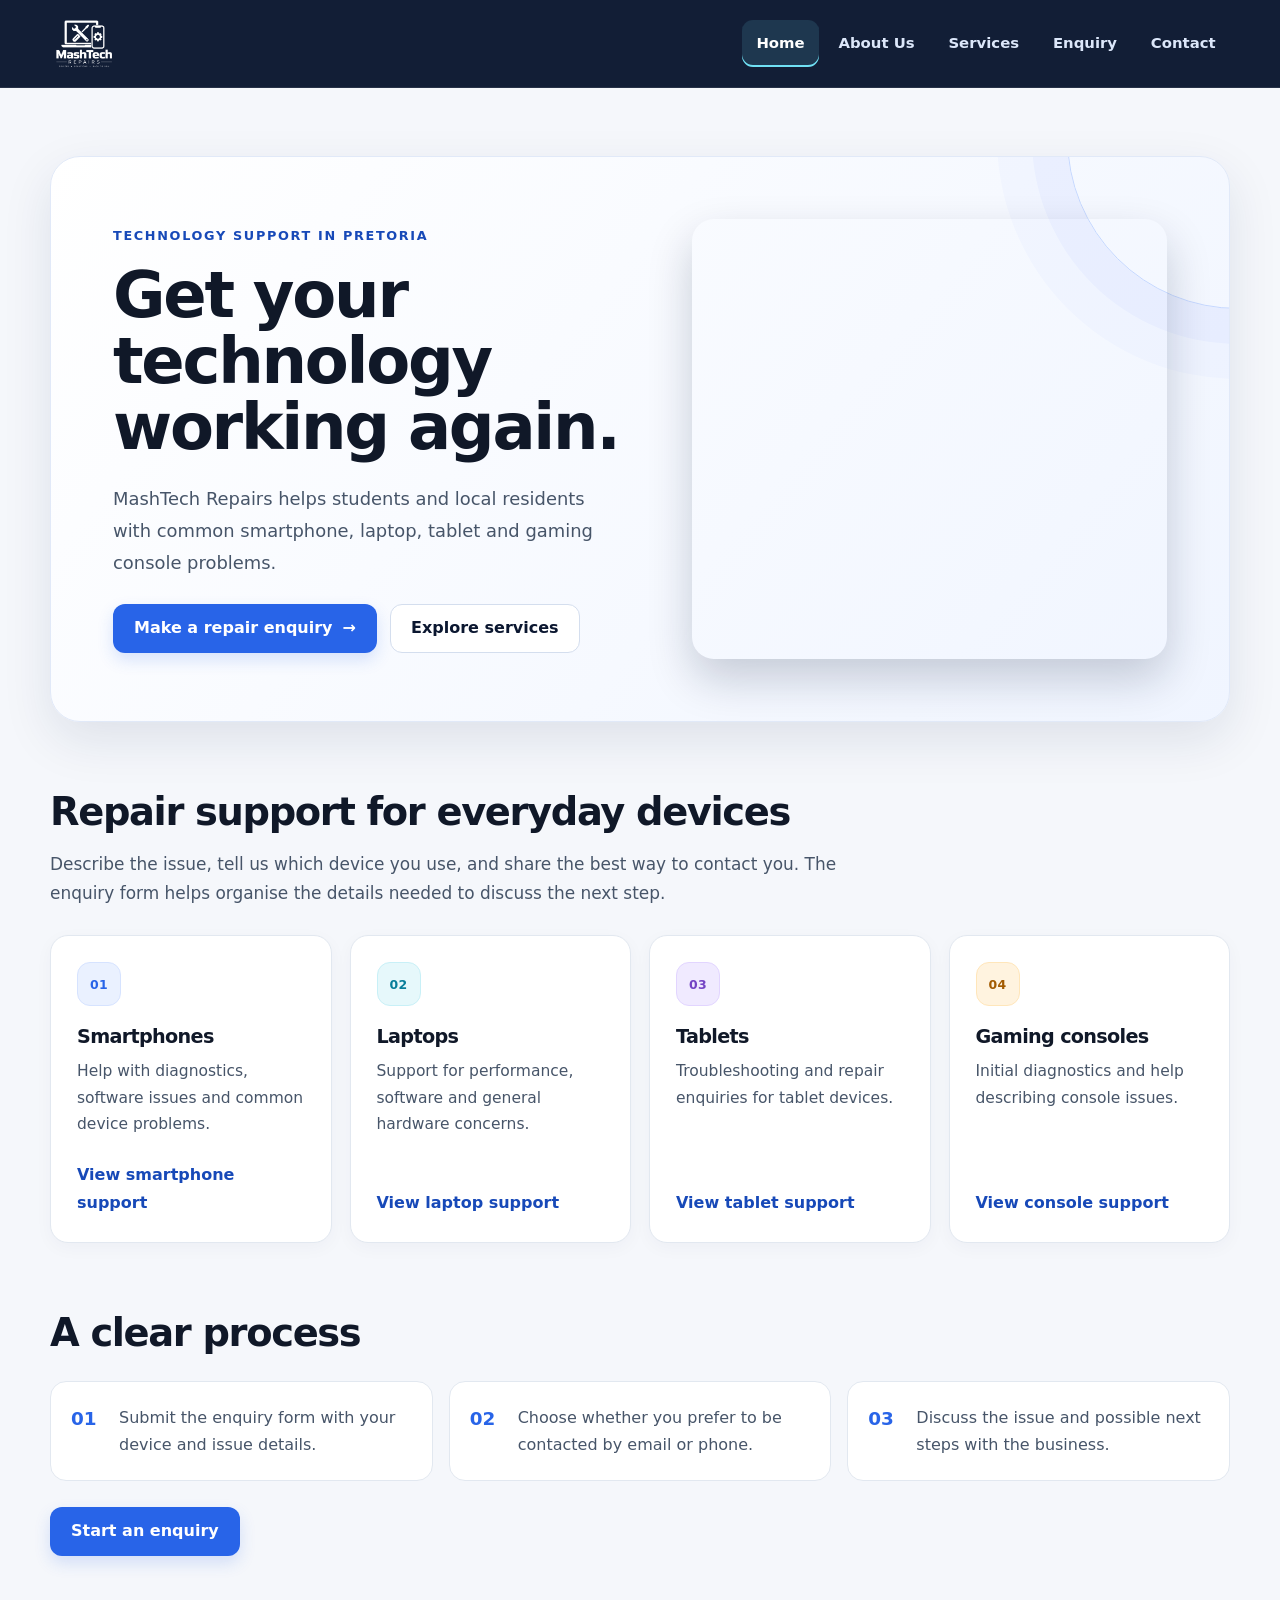
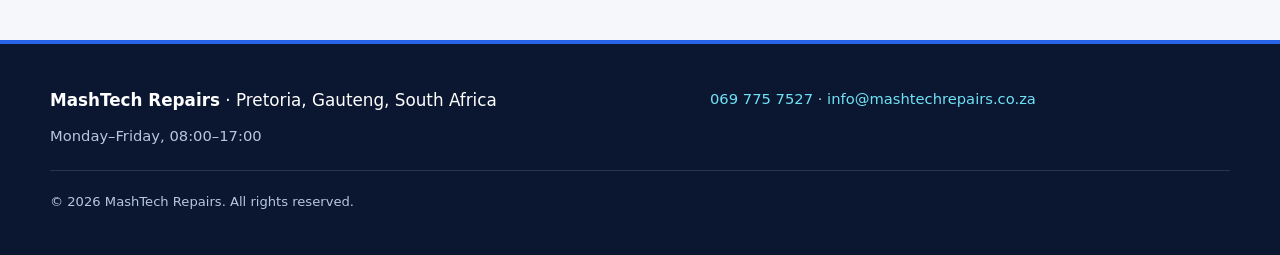
<file: index.html>
<!DOCTYPE html>

<html lang="en-ZA">
<head>
<meta charset="utf-8"/>
<meta content="width=device-width, initial-scale=1" name="viewport"/>
<title>MashTech Repairs | Device Repairs in Pretoria</title>
<meta content="MashTech Repairs offers local smartphone, laptop, tablet and gaming console diagnostics and repair enquiries in Pretoria, Gauteng." name="description"/>
<meta content="technology repairs Pretoria, smartphone repairs, laptop repairs, tablet repairs, gaming console diagnostics" name="keywords"/>
<meta content="website" property="og:type"/>
<meta content="MashTech Repairs | Device Repairs in Pretoria" property="og:title"/>
<meta content="MashTech Repairs offers local smartphone, laptop, tablet and gaming console diagnostics and repair enquiries in Pretoria, Gauteng." property="og:description"/>
<meta content="index,follow" name="robots"/>
<meta content="#0b1f3a" name="theme-color"/>
<link href="css_assets/site.css" rel="stylesheet"/>
</head>
<body>
<a class="skip-link" href="#main-content">Skip to main content</a>
<header>
<a aria-label="MashTech Repairs home" class="logo-link" href="index.html"><img alt="MashTech Repairs" decoding="async" height="500" src="_images/page/mashtech-transparent-logo.png" width="500"/></a>
<button aria-controls="primary-navigation" aria-expanded="false" class="menu-toggle" type="button">Menu <span aria-hidden="true">☰</span></button>
<nav aria-label="Main navigation" id="primary-navigation">
<a aria-current="page" href="index.html">Home</a>
<a href="about.html">About Us</a>
<a href="services.html">Services</a>
<a href="enquiry.html">Enquiry</a>
<a href="contact.html">Contact</a>
</nav>
</header>
<main id="main-content">
<section class="hero-grid">
<div><p class="muted">Technology support in Pretoria</p><h1>Get your technology working again.</h1><p>MashTech Repairs helps students and local residents with common smartphone, laptop, tablet and gaming console problems.</p><a class="button" href="enquiry.html">Make a repair enquiry <span aria-hidden="true">→</span></a> <a class="button button-secondary" href="services.html">Explore services</a></div>
<picture><source media="(max-width:600px)" srcset="_images/page/homepage-repair-480.jpg"/><source media="(max-width:1023px)" srcset="_images/page/homepage-repair-960.jpg"/><img alt="Laptop, smartphone and repair tools" decoding="async" height="1080" sizes="(max-width:760px) 92vw, 44vw" src="_images/page/homepage-repair-1920.jpg" srcset="_images/page/homepage-repair-480.jpg 480w, _images/page/homepage-repair-960.jpg 960w, _images/page/homepage-repair-1920.jpg 1920w" width="1920"/></picture>
</section>
<section><h2>Repair support for everyday devices</h2><p>Describe the issue, tell us which device you use, and share the best way to contact you. The enquiry form helps organise the details needed to discuss the next step.</p><div class="card-grid">
<article class="service-card"><h3>Smartphones</h3><p>Help with diagnostics, software issues and common device problems.</p><a href="services.html#smartphones">View smartphone support</a></article>
<article class="service-card"><h3>Laptops</h3><p>Support for performance, software and general hardware concerns.</p><a href="services.html#laptops">View laptop support</a></article>
<article class="service-card"><h3>Tablets</h3><p>Troubleshooting and repair enquiries for tablet devices.</p><a href="services.html#tablets">View tablet support</a></article>
<article class="service-card"><h3>Gaming consoles</h3><p>Initial diagnostics and help describing console issues.</p><a href="services.html#consoles">View console support</a></article>
</div></section>
<section><h2>A clear process</h2><ol><li>Submit the enquiry form with your device and issue details.</li><li>Choose whether you prefer to be contacted by email or phone.</li><li>Discuss the issue and possible next steps with the business.</li></ol><a class="button" href="enquiry.html">Start an enquiry</a></section>
</main>
<footer>
<p><strong>MashTech Repairs</strong> · Pretoria, Gauteng, South Africa</p>
<p><a href="tel:+27697757527">069 775 7527</a> · <a href="mailto:info@mashtechrepairs.co.za">info@mashtechrepairs.co.za</a></p>
<p>Monday–Friday, 08:00–17:00</p>
<p>© <span data-current-year="">2026</span> MashTech Repairs. All rights reserved.</p>
</footer>
<script defer="" src="js_assets/subpages.js"></script>
</body>
</html>
</file>
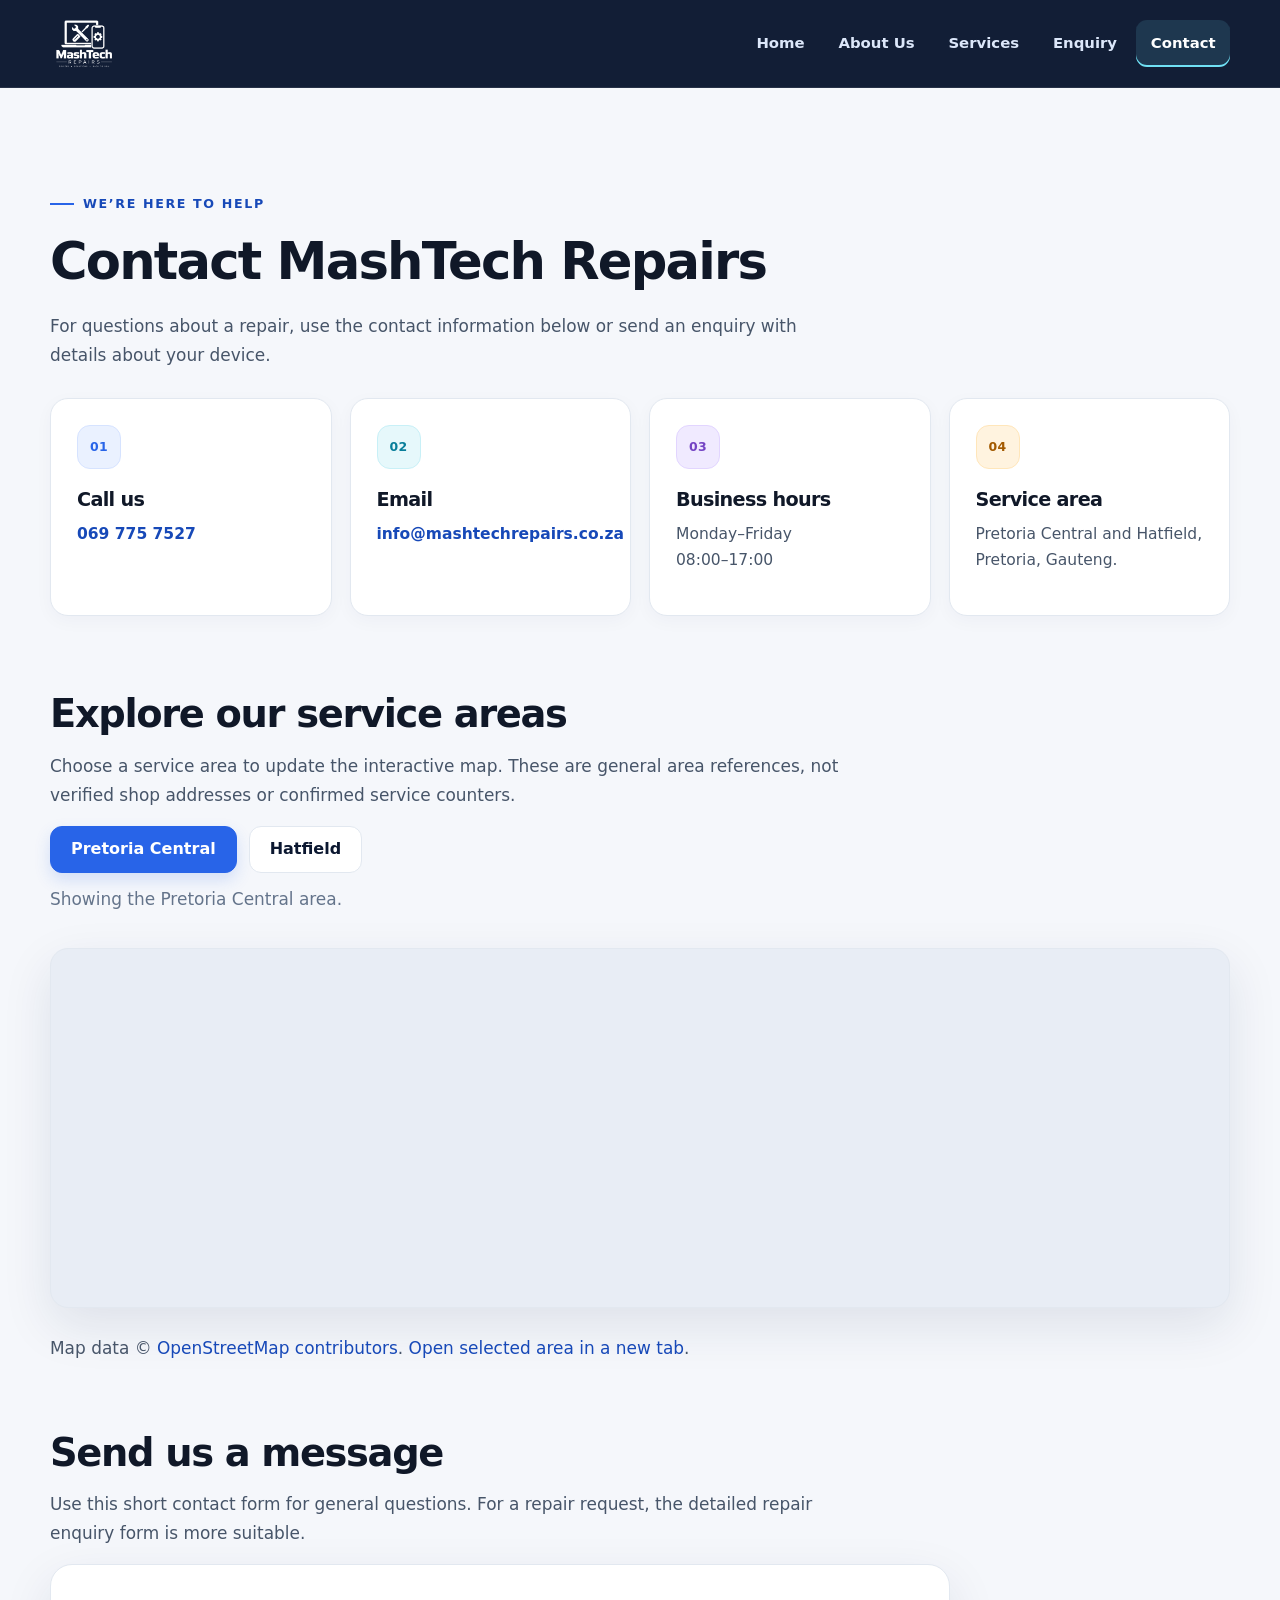
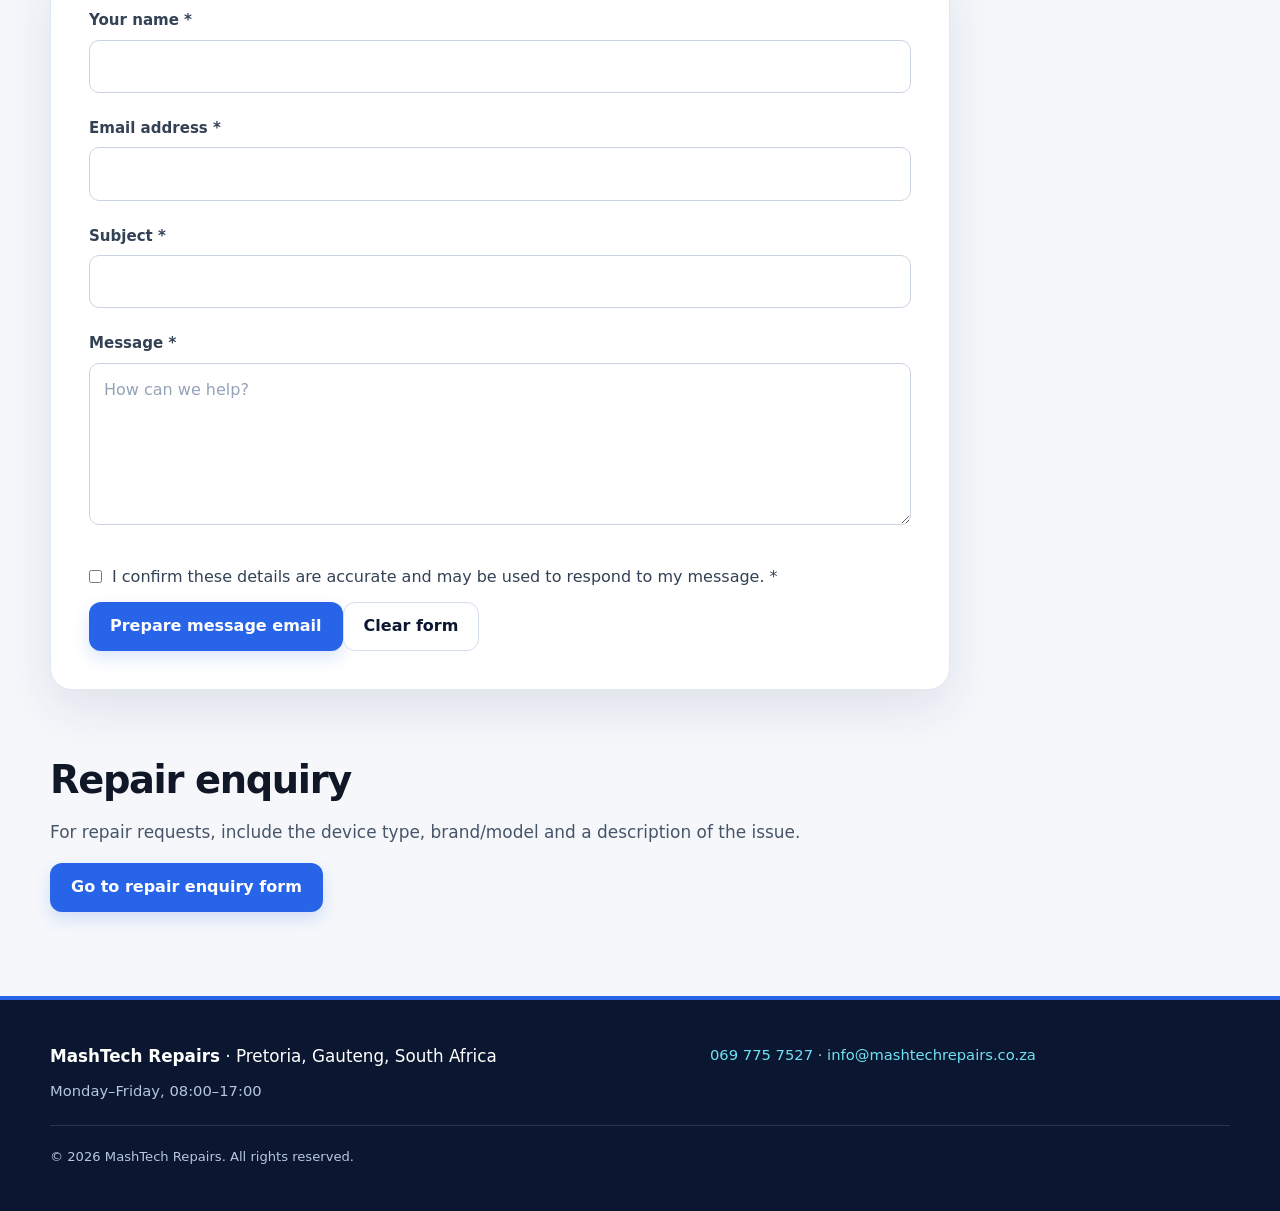
<file: contact.html>
<!DOCTYPE html>

<html lang="en-ZA">
<head>
<meta charset="utf-8"/>
<meta content="width=device-width, initial-scale=1" name="viewport"/>
<title>Contact MashTech Repairs | Pretoria</title>
<meta content="Contact MashTech Repairs in Pretoria, Gauteng by phone, email or the online repair enquiry form." name="description"/>
<meta content="technology repairs Pretoria, smartphone repairs, laptop repairs, tablet repairs, gaming console diagnostics" name="keywords"/>
<meta content="website" property="og:type"/>
<meta content="Contact MashTech Repairs | Pretoria" property="og:title"/>
<meta content="Contact MashTech Repairs in Pretoria, Gauteng by phone, email or the online repair enquiry form." property="og:description"/>
<meta content="index,follow" name="robots"/>
<meta content="#0b1f3a" name="theme-color"/>
<link href="css_assets/site.css" rel="stylesheet"/>
</head>
<body>
<a class="skip-link" href="#main-content">Skip to main content</a>
<header>
<a aria-label="MashTech Repairs home" class="logo-link" href="index.html"><img alt="MashTech Repairs" decoding="async" height="500" src="_images/page/mashtech-transparent-logo.png" width="500"/></a>
<button aria-controls="primary-navigation" aria-expanded="false" class="menu-toggle" type="button">Menu <span aria-hidden="true">☰</span></button>
<nav aria-label="Main navigation" id="primary-navigation">
<a href="index.html">Home</a>
<a href="about.html">About Us</a>
<a href="services.html">Services</a>
<a href="enquiry.html">Enquiry</a>
<a aria-current="page" href="contact.html">Contact</a>
</nav>
</header>
<main id="main-content">
<section><p class="eyebrow">We’re here to help</p><h1>Contact MashTech Repairs</h1><p>For questions about a repair, use the contact information below or send an enquiry with details about your device.</p><div class="card-grid"><article class="service-card"><h2>Call us</h2><p><a href="tel:+27697757527">069 775 7527</a></p></article><article class="service-card"><h2>Email</h2><p><a href="mailto:info@mashtechrepairs.co.za">info@mashtechrepairs.co.za</a></p></article><article class="service-card"><h2>Business hours</h2><p>Monday–Friday<br/>08:00–17:00</p></article><article class="service-card"><h2>Service area</h2><p>Pretoria Central and Hatfield, Pretoria, Gauteng.</p></article></div></section>
<section id="service-area-map"><h2>Explore our service areas</h2><p>Choose a service area to update the interactive map. These are general area references, not verified shop addresses or confirmed service counters.</p><div aria-label="Choose a service area" class="search-tools map-location-controls" role="group"><button aria-pressed="true" class="button map-location-button" data-map-location="central" type="button">Pretoria Central</button><button aria-pressed="false" class="button-secondary map-location-button" data-map-location="hatfield" type="button">Hatfield</button></div><p aria-live="polite" class="muted" id="map-location-description">Showing the Pretoria Central area.</p><iframe class="map-frame" id="service-area-map-frame" loading="lazy" referrerpolicy="no-referrer-when-downgrade" src="https://www.openstreetmap.org/export/embed.html?bbox=28.180%2C-25.765%2C28.235%2C-25.725&amp;layer=mapnik&amp;marker=-25.745%2C28.207" title="Interactive map of Pretoria Central, Pretoria, South Africa"></iframe><p>Map data © <a href="https://www.openstreetmap.org/copyright" rel="noopener noreferrer" target="_blank">OpenStreetMap contributors</a>. <a href="https://www.openstreetmap.org/?mlat=-25.745&amp;mlon=28.207#map=14/-25.745/28.207" id="open-service-area-map" rel="noopener noreferrer" target="_blank">Open selected area in a new tab</a>.</p></section>
<section><h2>Send us a message</h2><p>Use this short contact form for general questions. For a repair request, the detailed repair enquiry form is more suitable.</p><form action="mailto:info@mashtechrepairs.co.za" enctype="text/plain" id="contact-form" method="post" novalidate=""><label for="contact-name">Your name *</label><input autocomplete="name" id="contact-name" minlength="2" name="contactName" required=""/><label for="contact-email">Email address *</label><input autocomplete="email" id="contact-email" name="contactEmail" required="" type="email"/><label for="contact-subject">Subject *</label><input id="contact-subject" maxlength="100" minlength="3" name="contactSubject" required=""/><label for="contact-message">Message *</label><textarea id="contact-message" maxlength="1500" minlength="10" name="contactMessage" placeholder="How can we help?" required="" rows="5"></textarea><label class="choice-label"><input name="contactConsent" required="" type="checkbox"/> I confirm these details are accurate and may be used to respond to my message. *</label><button type="submit">Prepare message email</button><button class="button-secondary" type="reset">Clear form</button><div aria-live="polite" class="form-status" hidden="" id="contact-form-status" role="status"></div></form></section><section><h2>Repair enquiry</h2><p>For repair requests, include the device type, brand/model and a description of the issue.</p><a class="button" href="enquiry.html">Go to repair enquiry form</a></section>
</main>
<footer>
<p><strong>MashTech Repairs</strong> · Pretoria, Gauteng, South Africa</p>
<p><a href="tel:+27697757527">069 775 7527</a> · <a href="mailto:info@mashtechrepairs.co.za">info@mashtechrepairs.co.za</a></p>
<p>Monday–Friday, 08:00–17:00</p>
<p>© <span data-current-year="">2026</span> MashTech Repairs. All rights reserved.</p>
</footer>
<script defer="" src="js_assets/subpages.js"></script>
</body>
</html>
</file>
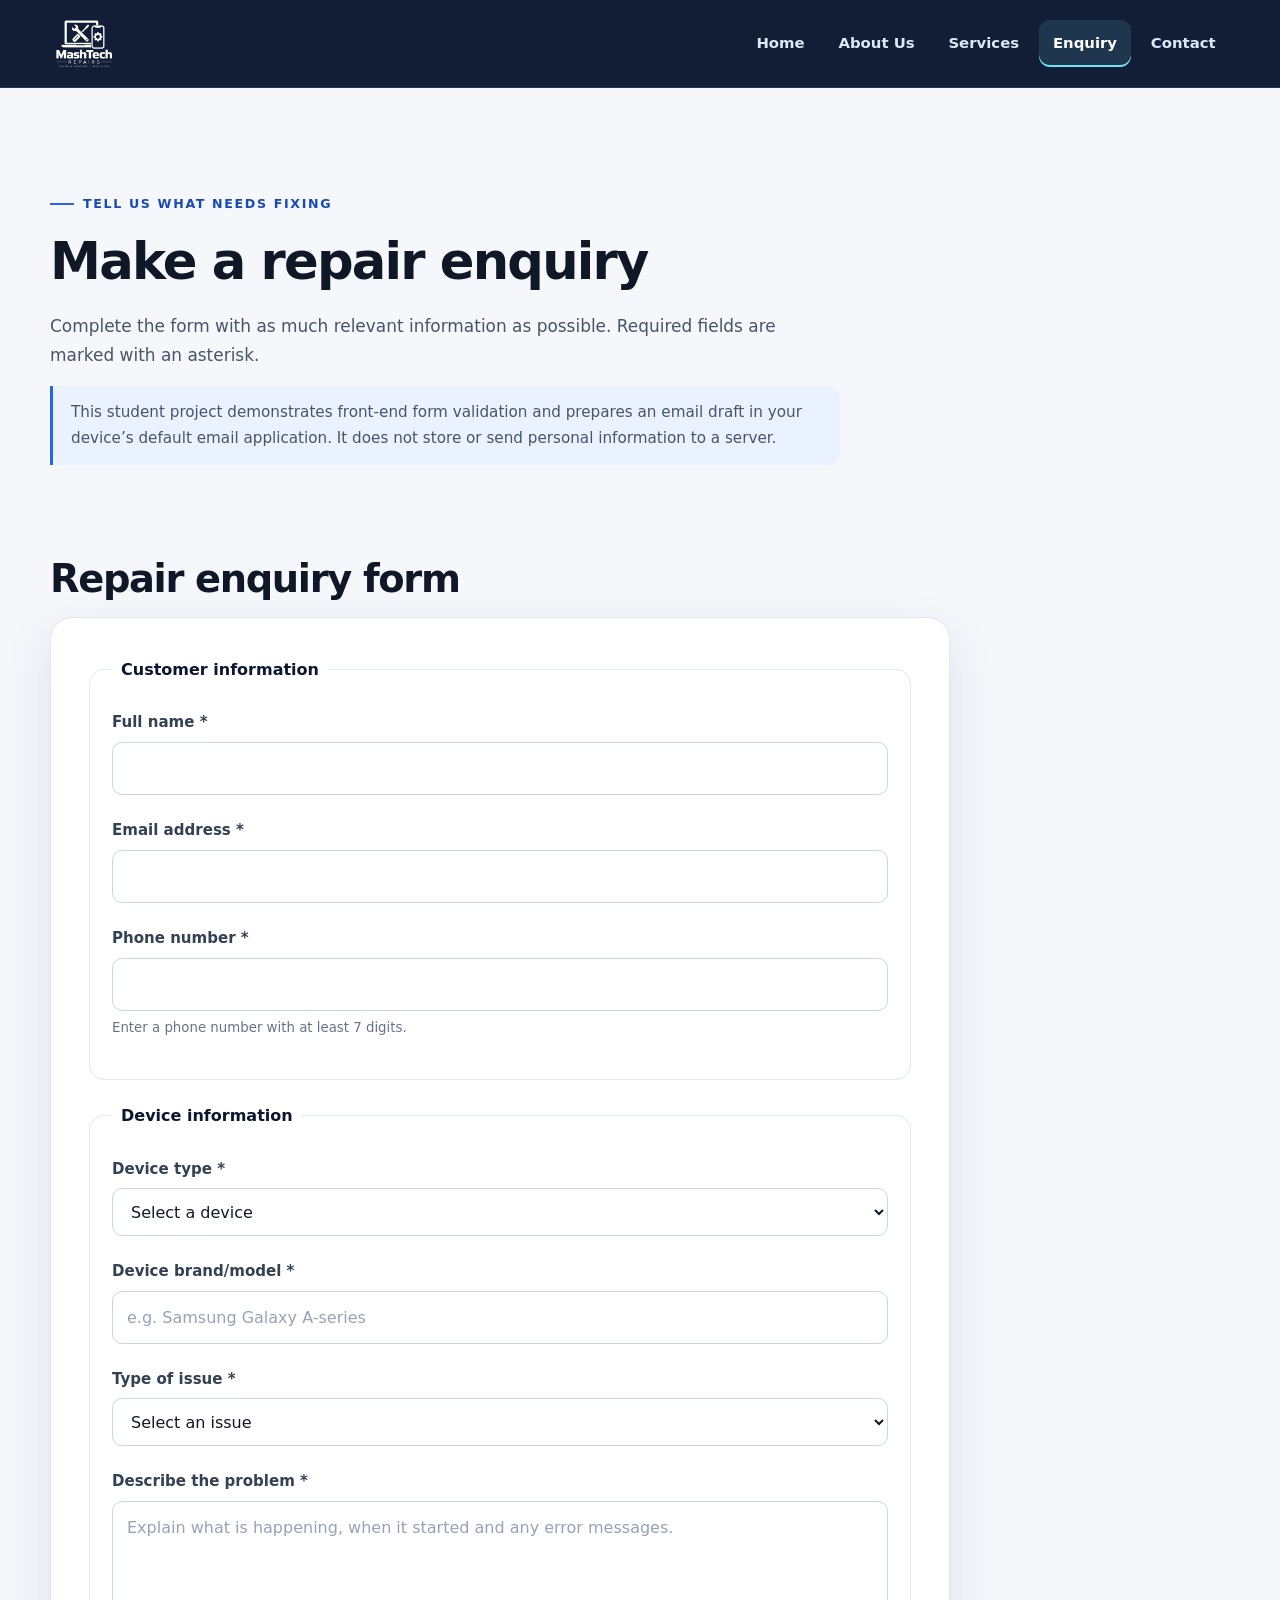
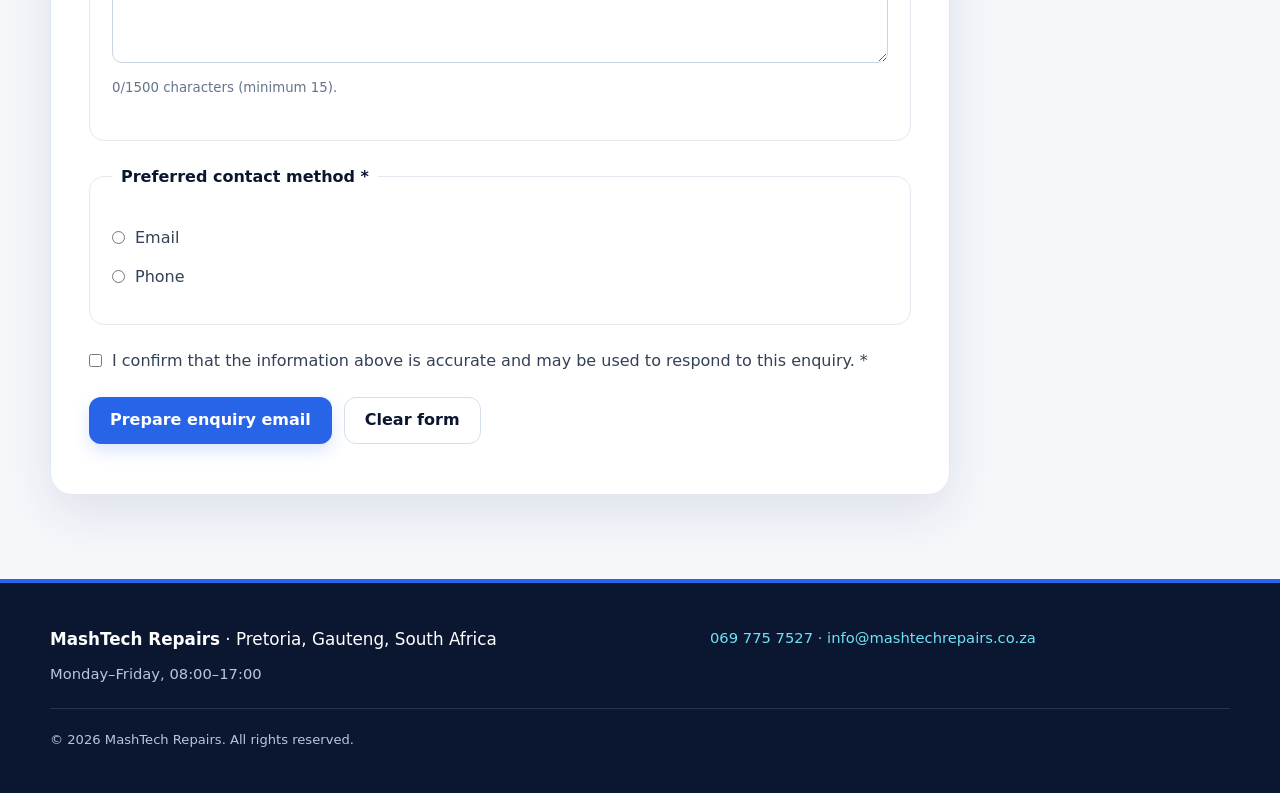
<file: enquiry.html>
<!DOCTYPE html>

<html lang="en-ZA">
<head>
<meta charset="utf-8"/>
<meta content="width=device-width, initial-scale=1" name="viewport"/>
<title>Repair Enquiry | MashTech Repairs</title>
<meta content="Submit a repair enquiry to MashTech Repairs. Provide contact details, device information and a description of the issue." name="description"/>
<meta content="technology repairs Pretoria, smartphone repairs, laptop repairs, tablet repairs, gaming console diagnostics" name="keywords"/>
<meta content="website" property="og:type"/>
<meta content="Repair Enquiry | MashTech Repairs" property="og:title"/>
<meta content="Submit a repair enquiry to MashTech Repairs. Provide contact details, device information and a description of the issue." property="og:description"/>
<meta content="index,follow" name="robots"/>
<meta content="#0b1f3a" name="theme-color"/>
<link href="css_assets/site.css" rel="stylesheet"/>
</head>
<body>
<a class="skip-link" href="#main-content">Skip to main content</a>
<header>
<a aria-label="MashTech Repairs home" class="logo-link" href="index.html"><img alt="MashTech Repairs" decoding="async" height="500" src="_images/page/mashtech-transparent-logo.png" width="500"/></a>
<button aria-controls="primary-navigation" aria-expanded="false" class="menu-toggle" type="button">Menu <span aria-hidden="true">☰</span></button>
<nav aria-label="Main navigation" id="primary-navigation">
<a href="index.html">Home</a>
<a href="about.html">About Us</a>
<a href="services.html">Services</a>
<a aria-current="page" href="enquiry.html">Enquiry</a>
<a href="contact.html">Contact</a>
</nav>
</header>
<main id="main-content">
<section><p class="eyebrow">Tell us what needs fixing</p><h1>Make a repair enquiry</h1><p>Complete the form with as much relevant information as possible. Required fields are marked with an asterisk.</p><p class="form-note">This student project demonstrates front-end form validation and prepares an email draft in your device’s default email application. It does not store or send personal information to a server.</p></section>
<section><h2>Repair enquiry form</h2><form action="mailto:info@mashtechrepairs.co.za" enctype="text/plain" id="repair-enquiry-form" method="post" novalidate="">
<fieldset><legend>Customer information</legend><label for="full-name">Full name *</label><input autocomplete="name" id="full-name" minlength="2" name="fullName" required=""/><label for="email">Email address *</label><input autocomplete="email" id="email" name="email" required="" type="email"/><label for="phone">Phone number *</label><input aria-describedby="phone-help" autocomplete="tel" id="phone" inputmode="tel" name="phone" pattern="[0-9+() .-]{7,20}" required="" type="tel"/><small class="muted" id="phone-help">Enter a phone number with at least 7 digits.</small></fieldset>
<fieldset><legend>Device information</legend><label for="device-type">Device type *</label><select id="device-type" name="deviceType" required=""><option value="">Select a device</option><option value="smartphone">Smartphone</option><option value="laptop">Laptop</option><option value="tablet">Tablet</option><option value="gaming-console">Gaming console</option><option value="other">Other</option></select><label for="device-brand">Device brand/model *</label><input id="device-brand" minlength="2" name="deviceBrand" placeholder="e.g. Samsung Galaxy A-series" required=""/><label for="repair-type">Type of issue *</label><select id="repair-type" name="repairType" required=""><option value="">Select an issue</option><option>Diagnostics</option><option>Software troubleshooting</option><option>Hardware concern</option><option>Performance problem</option><option>Screen or display</option><option>Other</option></select><label for="problem">Describe the problem *</label><textarea id="problem" maxlength="1500" minlength="15" name="problem" placeholder="Explain what is happening, when it started and any error messages." required="" rows="5"></textarea><small class="muted"><span id="problem-count">0</span>/1500 characters (minimum 15).</small></fieldset>
<fieldset><legend>Preferred contact method *</legend><label class="choice-label"><input name="contactMethod" required="" type="radio" value="Email"/> Email</label><label class="choice-label"><input name="contactMethod" type="radio" value="Phone"/> Phone</label></fieldset>
<label class="choice-label"><input id="privacy-consent" required="" type="checkbox"/> I confirm that the information above is accurate and may be used to respond to this enquiry. *</label>
<div class="search-tools"><button type="submit">Prepare enquiry email</button><button class="button-secondary" type="reset">Clear form</button></div>
<div aria-live="polite" class="form-status" hidden="" id="form-status" role="status"></div>
<div aria-live="polite" class="form-status enquiry-response" hidden="" id="enquiry-response" role="status"></div>
</form></section>
</main>
<footer>
<p><strong>MashTech Repairs</strong> · Pretoria, Gauteng, South Africa</p>
<p><a href="tel:+27697757527">069 775 7527</a> · <a href="mailto:info@mashtechrepairs.co.za">info@mashtechrepairs.co.za</a></p>
<p>Monday–Friday, 08:00–17:00</p>
<p>© <span data-current-year="">2026</span> MashTech Repairs. All rights reserved.</p>
</footer>
<script defer="" src="js_assets/subpages.js"></script>
</body>
</html>
</file>
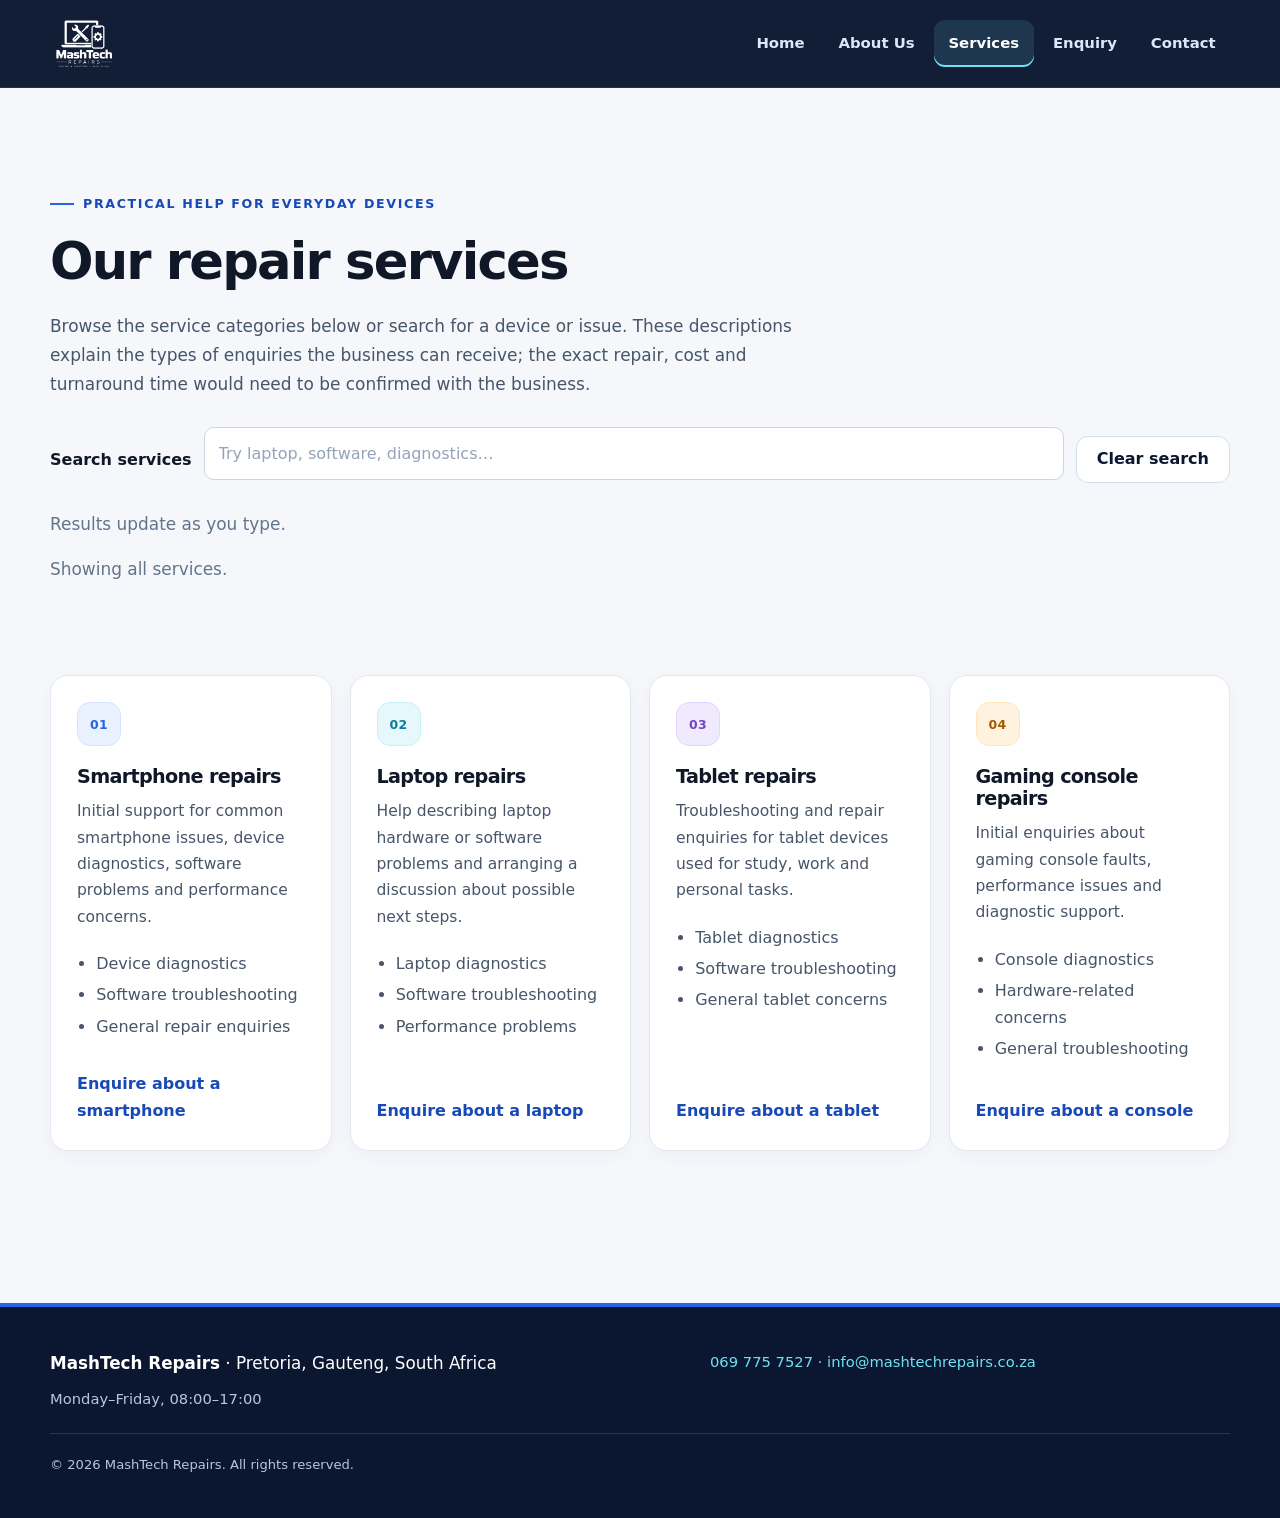
<file: services.html>
<!DOCTYPE html>

<html lang="en-ZA">
<head>
<meta charset="utf-8"/>
<meta content="width=device-width, initial-scale=1" name="viewport"/>
<title>Repair Services | MashTech Repairs Pretoria</title>
<meta content="Explore MashTech Repairs support for smartphones, laptops, tablets and gaming consoles in Pretoria. Search services by device or problem." name="description"/>
<meta content="technology repairs Pretoria, smartphone repairs, laptop repairs, tablet repairs, gaming console diagnostics" name="keywords"/>
<meta content="website" property="og:type"/>
<meta content="Repair Services | MashTech Repairs Pretoria" property="og:title"/>
<meta content="Explore MashTech Repairs support for smartphones, laptops, tablets and gaming consoles in Pretoria. Search services by device or problem." property="og:description"/>
<meta content="index,follow" name="robots"/>
<meta content="#0b1f3a" name="theme-color"/>
<link href="css_assets/site.css" rel="stylesheet"/>
</head>
<body>
<a class="skip-link" href="#main-content">Skip to main content</a>
<header>
<a aria-label="MashTech Repairs home" class="logo-link" href="index.html"><img alt="MashTech Repairs" decoding="async" height="500" src="_images/page/mashtech-transparent-logo.png" width="500"/></a>
<button aria-controls="primary-navigation" aria-expanded="false" class="menu-toggle" type="button">Menu <span aria-hidden="true">☰</span></button>
<nav aria-label="Main navigation" id="primary-navigation">
<a href="index.html">Home</a>
<a href="about.html">About Us</a>
<a aria-current="page" href="services.html">Services</a>
<a href="enquiry.html">Enquiry</a>
<a href="contact.html">Contact</a>
</nav>
</header>
<main id="main-content">
<section><p class="eyebrow">Practical help for everyday devices</p><h1>Our repair services</h1><p>Browse the service categories below or search for a device or issue. These descriptions explain the types of enquiries the business can receive; the exact repair, cost and turnaround time would need to be confirmed with the business.</p><div class="search-tools"><label for="service-search">Search services</label><input aria-describedby="search-help" id="service-search" placeholder="Try laptop, software, diagnostics…" type="search"/><button class="button-secondary" id="clear-service-search" type="button">Clear search</button></div><p class="muted" id="search-help">Results update as you type.</p><p aria-live="polite" class="muted" id="service-results">Showing all services.</p></section>
<section class="card-grid" id="service-list">
<article class="service-card" data-search="smartphone phone mobile diagnostics software screen performance" data-service-card="" id="smartphones"><h2>Smartphone repairs</h2><p>Initial support for common smartphone issues, device diagnostics, software problems and performance concerns.</p><ul><li>Device diagnostics</li><li>Software troubleshooting</li><li>General repair enquiries</li></ul><a href="enquiry.html?device=smartphone">Enquire about a smartphone</a></article>
<article class="service-card" data-search="laptop notebook computer hardware software diagnostics slow performance" data-service-card="" id="laptops"><h2>Laptop repairs</h2><p>Help describing laptop hardware or software problems and arranging a discussion about possible next steps.</p><ul><li>Laptop diagnostics</li><li>Software troubleshooting</li><li>Performance problems</li></ul><a href="enquiry.html?device=laptop">Enquire about a laptop</a></article>
<article class="service-card" data-search="tablet ipad touch screen mobile diagnostics software" data-service-card="" id="tablets"><h2>Tablet repairs</h2><p>Troubleshooting and repair enquiries for tablet devices used for study, work and personal tasks.</p><ul><li>Tablet diagnostics</li><li>Software troubleshooting</li><li>General tablet concerns</li></ul><a href="enquiry.html?device=tablet">Enquire about a tablet</a></article>
<article class="service-card" data-search="gaming console playstation xbox nintendo game diagnostics hardware software" data-service-card="" id="consoles"><h2>Gaming console repairs</h2><p>Initial enquiries about gaming console faults, performance issues and diagnostic support.</p><ul><li>Console diagnostics</li><li>Hardware-related concerns</li><li>General troubleshooting</li></ul><a href="enquiry.html?device=gaming-console">Enquire about a console</a></article>
</section><section hidden="" id="no-services"><h2>No matching services</h2><p>Try a different search term, such as “laptop”, “software” or “diagnostics”.</p></section>
</main>
<footer>
<p><strong>MashTech Repairs</strong> · Pretoria, Gauteng, South Africa</p>
<p><a href="tel:+27697757527">069 775 7527</a> · <a href="mailto:info@mashtechrepairs.co.za">info@mashtechrepairs.co.za</a></p>
<p>Monday–Friday, 08:00–17:00</p>
<p>© <span data-current-year="">2026</span> MashTech Repairs. All rights reserved.</p>
</footer>
<script defer="" src="js_assets/subpages.js"></script>
</body>
</html>
</file>
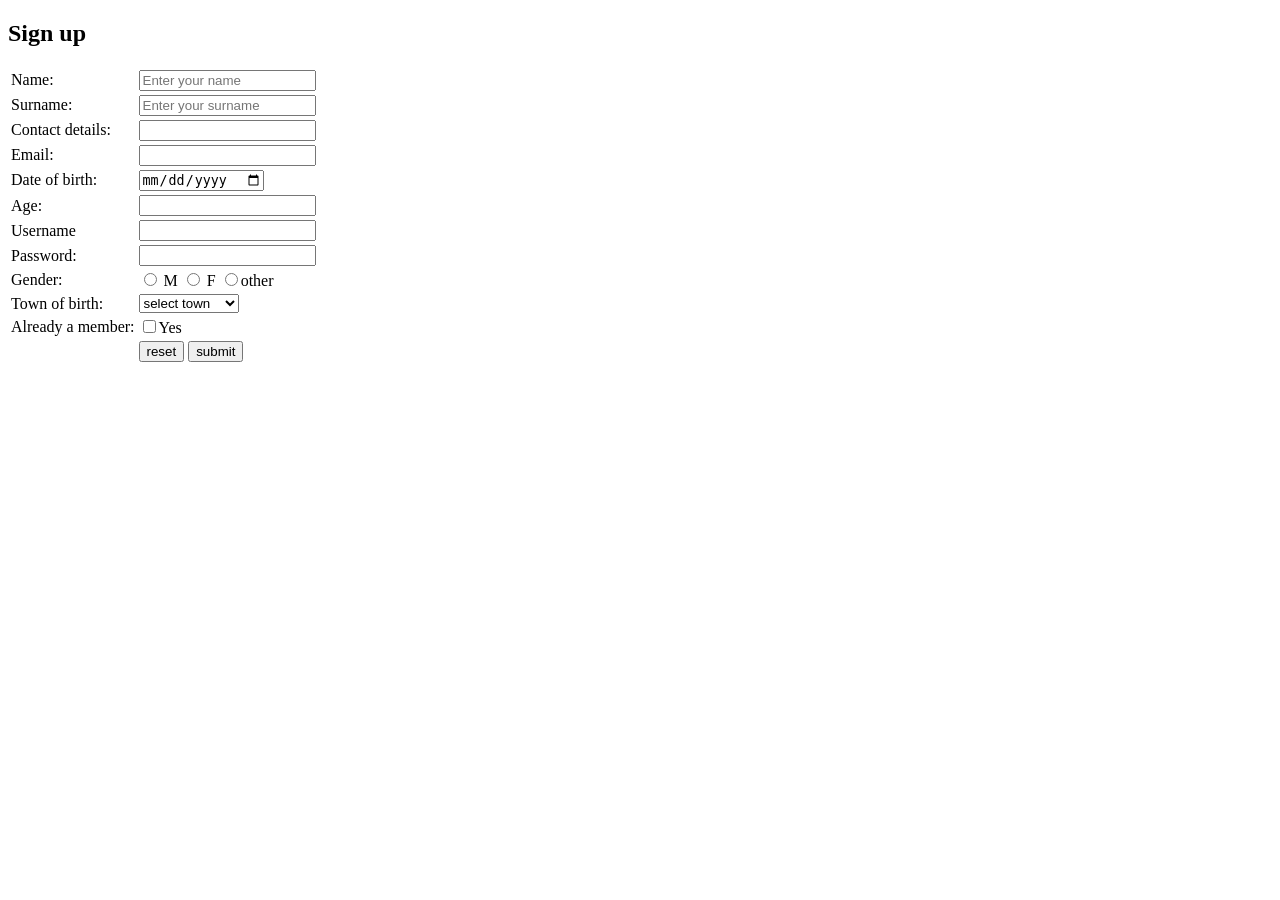
<file: signup.html>
<!DOCTYPE html>
<html lang="en">
<head>
    <meta charset="UTF-8">
    <meta name="viewport" content="width= , initial-scale=1.0">
    <title>Sign up</title>
</head>
<body>
        <h2>Sign up</h2>
        <form>
            <table>
                <tr>
                    <td>Name:</td>
                    <td>
                        <input type="text"

        placeholder="Enter your name"required>
                    </td>
                </tr>
                  <td>Surname:</td>
                  <td>
                      <input type="text"
        Placeholder ="Enter your surname"required>
                  </td>
                </tr>

                <tr>
                    <td>Contact details:</td>
                    <td>
                         <input type="tel"required>
                    </td>
                </tr>
                <tr>
                    <td>Email:</td>
                    <td>
                        <input type="email"
       required>   
                    </td>
                </tr>
                
                <tr>
                     <td>Date of birth:</td>
                     <td>
                        <input type="date"
      required>    
                     </td>
                    </tr>

                    <tr>
                        <td>Age:</td>
                        <td>
                            <input type="number
                min="18"  max="25" required>
                          </td>
                          </tr>
                             <td>Username</td>
                             <td>
                                 <input type="text"
                required>
                             </td>

                             <tr>
                                 <td>Password:</td>
                                 <td>
                                     <input type="password"
                required>
                                 </td>
                                <tr>
                                    <td>Gender:</td>
                                    <td>
                                         <input type="radio"
                            name="gender" value="M" required> M 
                                         <input type="radio"
                            name="gender" value="F"> F 
                                           <input type="radio"
                            name="gender" value="other">other
                                    </td>
                                  </tr>
                                  
                                  <tr>
                                      <td>Town of birth:</td>
                                      <td> 
                                          <Select required>
                                      <option value="">select
                        town</option
                                      <option>Johannesburg</option>
                                
                                      <option>Pretoria</option>
                                 
                                       <option>Durban</option>
                                       <option>Cape Town</option>
                               
                                    <option>Bloemfontein</option>

                                    </Select>
                                </td>
                            </tr>
                            
                            <tr>
                                <td>Already a member:</td>
                                <td>
                                    <input type="checkbox">Yes
                                </td>
                            </tr>

                            <tr>
                                 <td></td>
                                 <td>
                                     <input type="reset"
                        value="reset">   
                                       <input type="submit"
                        value="submit">
                                 </td>
                                </tr>
                            </table>
                        </form>

                        </body>
</html>
                                
                                 


                                  
                                    

                     
                         
                    


                
        
                
                    
                

                
        
</body>
</html>
</file>
<file: css_assets/site.css>
/* MashTech Repairs — shared responsive design system */
:root{--ink:#101828;--navy:#0b1730;--navy-2:#11274a;--blue:#2864e8;--blue-2:#1749b8;--cyan:#70e1f5;--paper:#f5f7fb;--white:#fff;--muted:#64748b;--line:#e2e8f0;--soft:#eaf1ff;--radius:22px;--shadow:0 18px 50px rgba(15,35,75,.10);--max:1180px}
*{box-sizing:border-box;margin:0;padding:0}html{scroll-behavior:smooth;scroll-padding-top:90px}body{font-family:Inter,ui-sans-serif,system-ui,-apple-system,BlinkMacSystemFont,"Segoe UI",sans-serif;font-size:16px;line-height:1.7;color:var(--ink);background:var(--paper);-webkit-font-smoothing:antialiased}img{display:block;max-width:100%;height:auto}a{color:var(--blue-2);text-decoration:none}a:hover{text-decoration:underline}button,input,select,textarea{font:inherit}button,a,input,select,textarea{touch-action:manipulation}a:focus-visible,button:focus-visible,input:focus-visible,select:focus-visible,textarea:focus-visible{outline:3px solid #f59e0b;outline-offset:3px}.skip-link{position:absolute;left:1rem;top:-5rem;z-index:1000;padding:.7rem 1rem;background:white;border-radius:10px}.skip-link:focus{top:1rem}
header{position:sticky;top:0;z-index:100;background:rgba(11,23,48,.97);backdrop-filter:blur(16px);color:white;border-bottom:1px solid rgba(255,255,255,.09);padding:0 max(24px,calc((100% - var(--max))/2));min-height:88px;display:flex;align-items:center;justify-content:space-between;gap:28px}.logo-link{display:flex;align-items:center;flex-shrink:0}.logo-link img{width:170px;max-height:68px;object-fit:contain;object-position:left center;filter:brightness(0) invert(1)}.menu-toggle{display:none;background:transparent;border:1px solid rgba(255,255,255,.25);color:#fff;border-radius:12px;padding:.6rem .85rem;font-weight:700;cursor:pointer}nav{display:flex;align-items:center;justify-content:flex-end;gap:5px}nav a{color:#dce7fa;padding:.65rem .9rem;border-radius:11px;font-size:.93rem;font-weight:650;white-space:nowrap;transition:background .2s,color .2s}nav a:hover,nav a[aria-current="page"]{background:rgba(112,225,245,.13);color:white;text-decoration:none}nav a[aria-current="page"]{box-shadow:inset 0 -2px var(--cyan)}
main{width:min(calc(100% - 48px),var(--max));margin:0 auto;padding:64px 0 84px}main>section{margin-bottom:68px}main>section:last-child{margin-bottom:0}h1,h2,h3{line-height:1.14;letter-spacing:-.035em;color:var(--ink)}h1{font-size:clamp(2.45rem,5vw,4.6rem);font-weight:800;max-width:850px;margin:0 0 22px}h2{font-size:clamp(1.65rem,3vw,2.45rem);font-weight:780;margin-bottom:16px}h3{font-size:1.25rem;font-weight:750;margin-bottom:10px}p{margin:0 0 16px;color:#475569}main>section>p{max-width:790px;font-size:1.06rem} .muted,small{color:var(--muted)}.eyebrow,.muted:first-child{font-size:.79rem;font-weight:800;letter-spacing:.13em;text-transform:uppercase;color:var(--blue-2)}.eyebrow{display:inline-flex;align-items:center;gap:9px;margin-bottom:17px}.eyebrow:before{content:"";width:24px;height:2px;background:var(--blue)}
.hero-grid{position:relative;display:grid;grid-template-columns:1.04fr .96fr;align-items:center;gap:clamp(30px,5vw,72px);padding:clamp(28px,5vw,62px);margin-top:4px;background:linear-gradient(130deg,#fff 0%,#f0f5ff 100%);border:1px solid #e1e9f8;border-radius:30px;overflow:hidden;box-shadow:var(--shadow)}.hero-grid:after{content:"";position:absolute;width:340px;height:340px;right:-180px;top:-190px;border:1px solid #c6d8ff;border-radius:50%;box-shadow:0 0 0 35px rgba(40,100,232,.035),0 0 0 70px rgba(40,100,232,.025);pointer-events:none}.hero-grid .muted{font-size:.8rem;font-weight:800;letter-spacing:.13em;text-transform:uppercase;color:var(--blue-2);margin-bottom:16px}.hero-grid h1{font-size:clamp(2.7rem,5vw,4.6rem);line-height:1.03;max-width:620px}.hero-grid p:not(.muted){font-size:1.12rem;max-width:540px;line-height:1.8}.hero-grid picture{position:relative;z-index:1}.hero-grid picture img{width:100%;height:440px;object-fit:cover;border-radius:22px;box-shadow:0 20px 45px rgba(9,24,53,.2)}
.button,button[type=submit],.button-secondary{display:inline-flex;align-items:center;justify-content:center;gap:10px;min-height:49px;padding:12px 20px;border:1px solid transparent;border-radius:12px;background:var(--blue);color:#fff;font-weight:750;line-height:1.3;cursor:pointer;transition:transform .18s,background .18s,box-shadow .18s;box-shadow:0 7px 16px rgba(40,100,232,.17)}.button:hover,button[type=submit]:hover{background:var(--blue-2);transform:translateY(-2px);text-decoration:none;box-shadow:0 10px 22px rgba(40,100,232,.22)}.button-secondary{background:white;color:var(--navy);border-color:#d4deee;box-shadow:none}.button-secondary:hover{background:#eef4ff;text-decoration:none}.hero-grid .button{margin:8px 8px 0 0}.hero-grid .button-secondary{margin-top:8px}
.card-grid{display:grid;grid-template-columns:repeat(4,minmax(0,1fr));gap:18px;margin-top:28px}.service-card{position:relative;display:flex;flex-direction:column;align-items:flex-start;padding:26px;background:#fff;border:1px solid var(--line);border-radius:18px;box-shadow:0 5px 18px rgba(15,35,75,.035);transition:transform .2s,border-color .2s,box-shadow .2s;min-width:0}.service-card:hover{transform:translateY(-4px);border-color:#bfd0fa;box-shadow:0 16px 30px rgba(15,35,75,.08)}.service-card h2,.service-card h3{font-size:1.2rem;margin-bottom:10px}.service-card p{font-size:.97rem}.service-card a{font-weight:750;margin-top:auto;padding-top:8px}.service-card ul{padding-left:1.2rem;margin:0 0 18px;color:#475569}.service-card li{margin:.25rem 0}.service-card:before{content:"";display:block;width:42px;height:42px;border-radius:13px;background:var(--soft);border:1px solid #d6e3ff;margin-bottom:20px}.service-card:nth-child(2):before{background:#e6f8fb;border-color:#c8f0f7}.service-card:nth-child(3):before{background:#f0eaff;border-color:#e2d5ff}.service-card:nth-child(4):before{background:#fff3df;border-color:#ffe6ba}
main ol{counter-reset:steps;list-style:none;display:grid;grid-template-columns:repeat(3,1fr);gap:16px;margin:26px 0}main ol li{counter-increment:steps;background:#fff;border:1px solid var(--line);border-radius:16px;padding:22px 22px 22px 68px;position:relative;color:#475569}main ol li:before{content:counter(steps,decimal-leading-zero);position:absolute;left:20px;top:21px;font-size:1.15rem;font-weight:850;color:var(--blue)}
main>section:has(>h1){padding:34px 0 8px}main>section:has(>h1) h1{font-size:clamp(2.4rem,4vw,3.8rem)}.form-note{padding:14px 18px;border-left:3px solid var(--blue);background:#eaf1ff;border-radius:0 12px 12px 0;font-size:.95rem!important}.search-tools{display:flex;align-items:center;gap:12px;flex-wrap:wrap;margin:22px 0 12px}.search-tools label{font-weight:750}.search-tools input[type=search]{flex:1;min-width:220px}.search-tools button{min-height:47px}.search-tools button[type=submit]{background:var(--blue)}input:not([type=radio]):not([type=checkbox]),select,textarea{width:100%;padding:12px 14px;border:1px solid #cbd5e1;border-radius:10px;background:#fff;color:var(--ink);margin:6px 0 18px;min-height:48px}textarea{resize:vertical;min-height:135px}input::placeholder,textarea::placeholder{color:#94a3b8}form{background:#fff;border:1px solid var(--line);border-radius:22px;padding:clamp(20px,4vw,38px);box-shadow:var(--shadow);max-width:900px}fieldset{border:1px solid var(--line);border-radius:15px;padding:22px;margin-bottom:22px;min-width:0}legend{padding:0 9px;font-weight:800;color:var(--navy)}form label:not(.choice-label){display:block;font-size:.94rem;font-weight:700;color:#334155;margin-top:5px}form small{display:block;margin-top:-12px;margin-bottom:18px}.choice-label{display:flex;align-items:flex-start;gap:10px;margin:12px 0;color:#334155}.choice-label input{margin-top:7px;accent-color:var(--blue);flex-shrink:0}.form-status{margin-top:20px;padding:16px;border-radius:12px;background:#e8f8ef;color:#166534;border:1px solid #b7e4c7}.form-status.form-error{background:#fff0f0;color:#9f1239;border-color:#fecdd3}.map-frame{width:100%;height:360px;border:1px solid var(--line);border-radius:18px;background:#e8edf5;margin:18px 0;box-shadow:var(--shadow)}
.gallery-grid{display:grid;grid-template-columns:repeat(3,1fr);gap:18px;margin-top:25px}.gallery-item{overflow:hidden;text-align:left;padding:0;border:1px solid var(--line);border-radius:18px;background:#fff;color:var(--ink);cursor:pointer;box-shadow:0 8px 20px rgba(15,35,75,.06)}.gallery-item img{width:100%;height:220px;object-fit:cover;transition:transform .25s}.gallery-item:hover img{transform:scale(1.035)}.gallery-item span{display:block;padding:14px 17px;font-weight:750}.lightbox[hidden]{display:none}.lightbox{position:fixed;inset:0;z-index:1000;background:rgba(5,12,27,.92);display:grid;place-items:center;padding:24px}.lightbox figure{max-width:min(100%,1000px);max-height:90vh}.lightbox figure img{max-height:78vh;max-width:100%;width:auto;margin:auto;border-radius:14px}.lightbox figcaption{color:white;text-align:center;padding:12px}.lightbox-close{position:absolute;right:24px;top:24px;background:white;color:var(--navy);border:0;border-radius:12px;padding:10px 14px;font-weight:800;cursor:pointer}
footer{background:var(--navy);color:#dce7fa;padding:42px max(24px,calc((100% - var(--max))/2));display:grid;grid-template-columns:1.2fr 1fr;gap:8px 36px;border-top:4px solid var(--blue)}footer p{color:#b8c6dd;margin:0;font-size:.92rem}footer p:first-child{color:white;font-size:1.05rem}footer a{color:var(--cyan)}footer p:last-child{grid-column:1/-1;padding-top:20px;margin-top:14px;border-top:1px solid rgba(255,255,255,.12);font-size:.82rem}
[hidden]{display:none!important}.service-card[hidden]{display:none!important}::selection{background:#c9e9ff;color:var(--navy)}
@media(max-width:1000px){header{padding:0 24px}.logo-link img{width:150px}.menu-toggle{display:inline-flex}nav{display:none;position:absolute;top:100%;left:0;right:0;padding:14px 24px 20px;background:var(--navy);border-top:1px solid rgba(255,255,255,.1);flex-direction:column;align-items:stretch;box-shadow:0 18px 24px rgba(3,10,25,.2)}nav.is-open{display:flex}nav a{padding:12px 14px}.hero-grid{grid-template-columns:1fr  .88fr;gap:28px}.hero-grid picture img{height:360px}.card-grid{grid-template-columns:repeat(2,minmax(0,1fr))}}
@media(max-width:680px){header{min-height:76px;padding:0 18px}.logo-link img{width:140px;max-height:60px}main{width:calc(100% - 36px);padding:34px 0 54px}main>section{margin-bottom:48px}main>section:has(>h1){padding-top:14px}.hero-grid{grid-template-columns:1fr;padding:26px 22px;border-radius:22px;gap:24px}.hero-grid h1{font-size:clamp(2.45rem,11vw,3.6rem)}.hero-grid p:not(.muted){font-size:1rem}.hero-grid picture img{height:250px}.hero-grid .button,.hero-grid .button-secondary{width:100%;margin:7px 0 0}.card-grid{grid-template-columns:1fr;gap:13px}.service-card{padding:22px}.service-card:before{margin-bottom:14px}main ol{grid-template-columns:1fr;gap:12px}main ol li{padding:18px 18px 18px 62px}main ol li:before{left:18px;top:17px}.gallery-grid{grid-template-columns:1fr;gap:14px}.gallery-item img{height:230px}form{padding:18px;border-radius:17px}fieldset{padding:16px}.search-tools{align-items:stretch}.search-tools label{width:100%}.search-tools input[type=search]{min-width:0;width:100%}.search-tools button{flex:1}footer{grid-template-columns:1fr;padding:34px 20px;gap:9px}footer p:last-child{grid-column:auto}.map-frame{height:280px}}
@media(prefers-reduced-motion:reduce){*,*::before,*::after{scroll-behavior:auto!important;transition:none!important;animation:none!important}}
.service-card:before{content:"01";display:grid;place-items:center;font-size:.78rem;font-weight:900;letter-spacing:.02em;color:var(--blue);font-variant-numeric:tabular-nums}.service-card:nth-child(2):before{content:"02";color:#087e9a}.service-card:nth-child(3):before{content:"03";color:#7444c4}.service-card:nth-child(4):before{content:"04";color:#a35a00}

/* Part 3: selected map area and enquiry response */
.map-location-controls{margin-top:14px}
.map-location-controls button[aria-pressed="true"]{background:var(--blue);color:#fff;border-color:var(--blue)}
.map-location-controls button[aria-pressed="false"]{background:#fff;color:var(--navy);border:1px solid var(--line)}
.enquiry-response{margin-top:14px;background:#eef5ff;color:var(--ink);border-color:#bfd4f7}
.enquiry-response p{margin:10px 0 0}
.form-status a{font-weight:800;text-decoration:underline}
</file>
